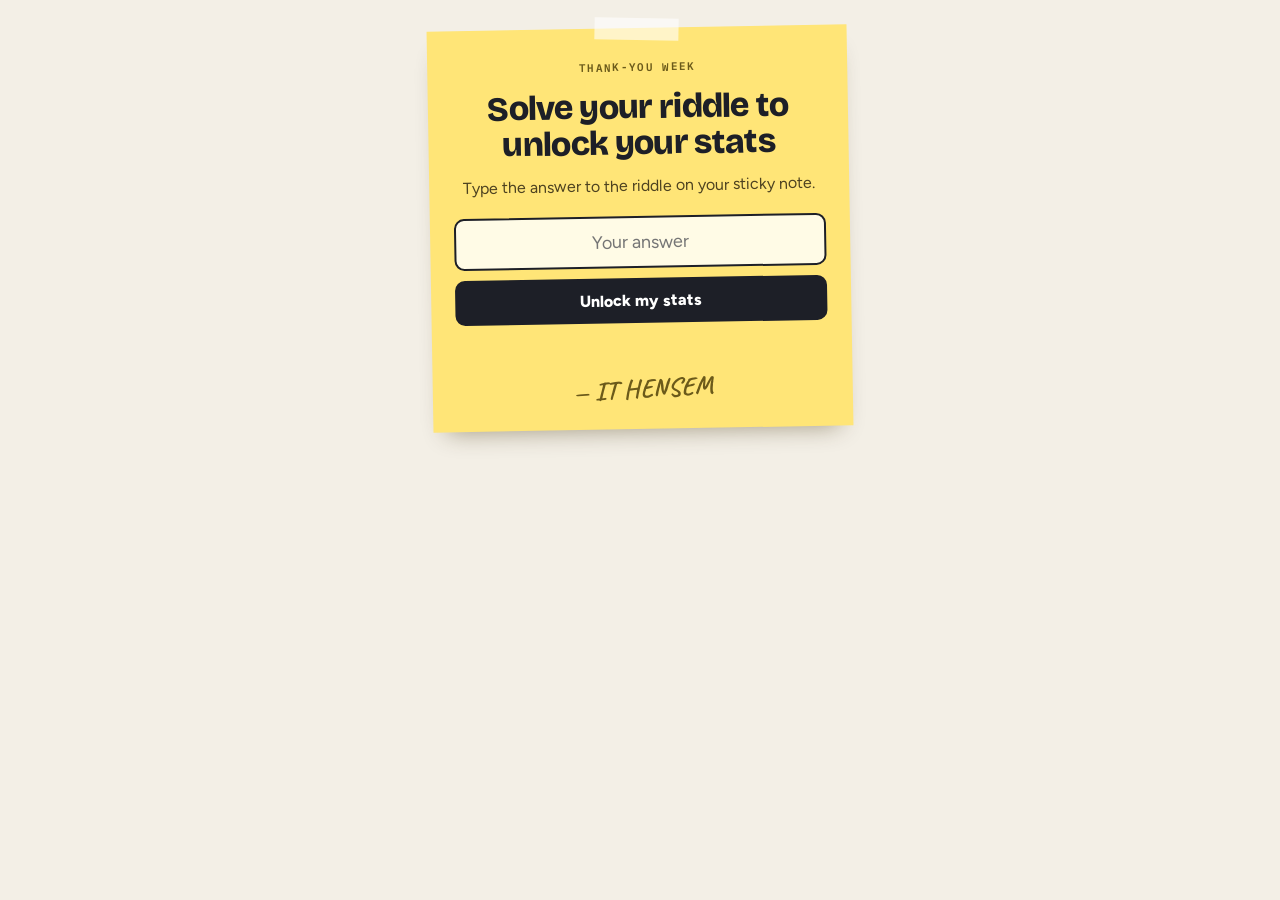
<file: index.html>
<!doctype html>
<html lang="en">
<head>
<meta charset="utf-8">
<meta name="viewport" content="width=device-width, initial-scale=1, viewport-fit=cover">
<meta name="robots" content="noindex">
<title>Thank-You Week</title>
<link rel="preconnect" href="https://fonts.googleapis.com">
<link rel="stylesheet" href="https://fonts.googleapis.com/css2?family=Bricolage+Grotesque:opsz,wght@12..96,800&family=Caveat:wght@700&family=IBM+Plex+Mono:wght@600&family=Figtree:wght@400;600;800&display=swap">
<link rel="stylesheet" href="/profile.css">
<style>
:root{--bg:#f3efe6;--ink:#1d1f27;--muted:#646877;--note:#ffe577;--accent:#e2553d;color-scheme:light}
*{box-sizing:border-box}
[hidden]{display:none!important}
html,body{min-height:100%}
body{margin:0;background:var(--bg);color:var(--ink);font:16px/1.5 "Figtree",system-ui,sans-serif;
  padding:max(28px,env(safe-area-inset-top)) max(16px,env(safe-area-inset-right)) max(40px,env(safe-area-inset-bottom)) max(16px,env(safe-area-inset-left));
  display:grid;place-items:center}
main{width:100%;max-width:420px;display:grid;gap:22px;justify-items:center;text-align:center}
.note{width:100%;background:var(--note);padding:28px 24px 24px;box-shadow:0 14px 24px -14px rgba(60,45,0,.45);transform:rotate(-1deg);position:relative;display:grid;gap:14px}
.note::before{content:"";position:absolute;top:-10px;left:50%;width:84px;height:22px;transform:translateX(-50%) rotate(2deg);background:rgba(255,255,255,.6)}
.eyebrow{font:600 11px "IBM Plex Mono",monospace;letter-spacing:.12em;text-transform:uppercase;color:#6b5a1a}
h1{margin:0;font:800 34px/1.05 "Bricolage Grotesque",system-ui,sans-serif;letter-spacing:-.02em}
.note p{margin:0;color:#4d4220}
form{display:grid;gap:10px;margin-top:4px}
input{font:18px "Figtree",sans-serif;padding:13px 14px;border-radius:10px;border:2px solid #1d1f27;background:#fffbe6;text-align:center;color:var(--ink)}
button{font:800 16px "Figtree",sans-serif;padding:13px;border-radius:10px;border:0;background:var(--ink);color:#fff;cursor:pointer}
button:disabled{opacity:.6;cursor:wait}
input:focus-visible,button:focus-visible,a:focus-visible{outline:3px solid var(--accent);outline-offset:2px}
.msg{min-height:1.5em;font-size:14px;font-weight:600;color:#a8321f}
.sign{font:700 26px "Caveat",cursive;color:#6b5a1a;transform:rotate(-2deg)}
.again{font-size:14px;color:var(--muted);background:none;border:0;text-decoration:underline;cursor:pointer;padding:6px;font-weight:600}
.shake{animation:shake .35s}
@keyframes shake{25%{transform:translateX(-6px) rotate(-1deg)}75%{transform:translateX(6px) rotate(-1deg)}}
@media (prefers-reduced-motion:reduce){.shake{animation:none}}
</style>
</head>
<body>
<main>
  <section class="note" id="lock">
    <div class="eyebrow">Thank-You Week</div>
    <h1>Solve your riddle to unlock your stats</h1>
    <p>Type the answer to the riddle on your sticky note.</p>
    <form id="f" autocomplete="off">
      <input id="answer" type="text" placeholder="Your answer" aria-label="Riddle answer" autocapitalize="off" spellcheck="false" required>
      <button id="go" type="submit">Unlock my stats</button>
    </form>
    <div class="msg" id="msg" role="status"></div>
    <div class="sign">— IT HENSEM</div>
  </section>
  <div id="out" hidden></div>
  <button class="again" id="again" type="button" hidden>Lock it again</button>
</main>
<script type="module">
import { unlock, profileHTML } from "/lib.js";
const $ = (id) => document.getElementById(id);
let data = null;
const load = fetch("/data.json", { cache: "no-store" }).then((r) => r.json()).then((d) => (data = d))
  .catch(() => { $("msg").textContent = "Couldn't load the page data. Check your connection and refresh."; });

$("f").addEventListener("submit", async (e) => {
  e.preventDefault();
  $("go").disabled = true; $("go").textContent = "Checking…"; $("msg").textContent = "";
  try {
    await load;
    const p = data && (await unlock(data, $("answer").value));
    if (!p) {
      $("msg").textContent = "Not quite. Check the hint on your note and try again.";
      $("lock").classList.remove("shake"); void $("lock").offsetWidth; $("lock").classList.add("shake");
      return;
    }
    $("out").innerHTML = profileHTML(p);
    $("out").firstElementChild.classList.add("reveal");
    document.title = p.name + " · Thank-You Week";
    $("lock").hidden = true; $("out").hidden = false; $("again").hidden = false;
    window.scrollTo({ top: 0 });
  } catch {
    $("msg").textContent = "Something went wrong. Please try again.";
  } finally {
    $("go").disabled = false; $("go").textContent = "Unlock my stats";
  }
});
$("again").onclick = () => {
  $("out").innerHTML = ""; $("out").hidden = true; $("again").hidden = true;
  $("lock").hidden = false; $("answer").value = ""; $("answer").focus(); document.title = "Thank-You Week";
};
</script>
</body>
</html>
</file>
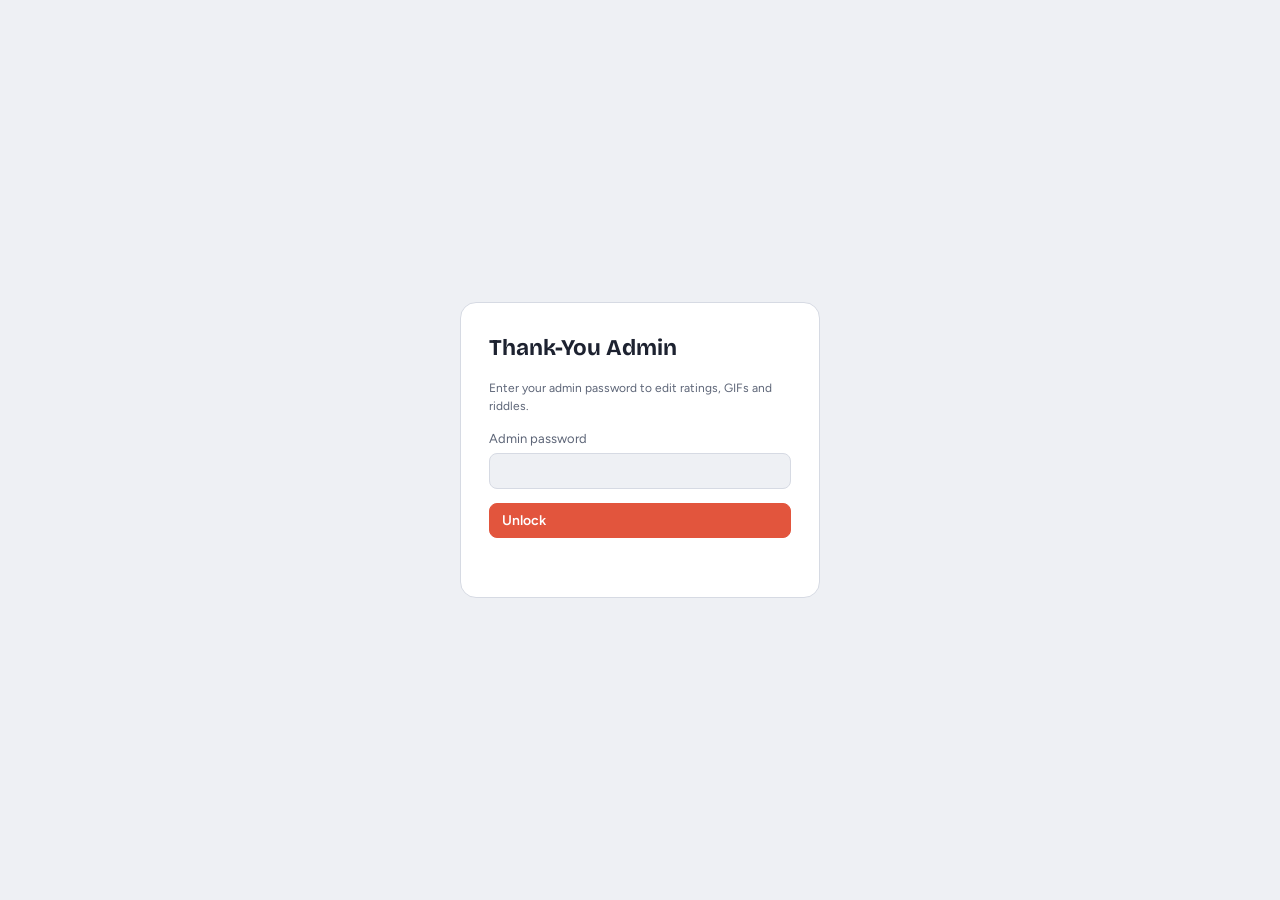
<file: admin.html>
<!doctype html>
<html lang="en">
<head>
<meta charset="utf-8">
<meta name="viewport" content="width=device-width, initial-scale=1, viewport-fit=cover">
<meta name="robots" content="noindex">
<title>Thank-You Admin</title>
<link rel="preconnect" href="https://fonts.googleapis.com">
<link rel="stylesheet" href="https://fonts.googleapis.com/css2?family=Bricolage+Grotesque:opsz,wght@12..96,800&family=Caveat:wght@500;700&family=IBM+Plex+Mono:wght@500;600&family=Figtree:wght@400;600;800&display=swap">
<link rel="stylesheet" href="/profile.css">
<script src="/qrcode.min.js"></script>
<style>
:root{--bg:#eef0f4;--surface:#fff;--fg:#1d2230;--muted:#5d6577;--line:#d6dae3;--accent:#e2553d;--accent-ink:#fff;--ok:#1d8a5b;--warn:#b5462f;
  --note:#ffe577;--note-ink:#2b2414;color-scheme:light}
@media (prefers-color-scheme:dark){:root{--bg:#14161d;--surface:#1d2029;--fg:#e8eaf0;--muted:#9aa1b2;--line:#2e3240;--accent:#ff7a5f;--accent-ink:#1a0d08;--ok:#4fc58f;--warn:#ff8a73;color-scheme:dark}}
*{box-sizing:border-box}
[hidden]{display:none!important}
body{margin:0;background:var(--bg);color:var(--fg);font:15px/1.5 "Figtree",system-ui,sans-serif}
h1,h2,h3{font-family:"Bricolage Grotesque",system-ui,sans-serif;margin:0;text-wrap:balance}
button,.btn{font:600 14px "Figtree",sans-serif;border:1px solid var(--line);background:var(--surface);color:var(--fg);padding:8px 12px;border-radius:8px;cursor:pointer;display:inline-flex;align-items:center;gap:6px}
.primary{background:var(--accent);color:var(--accent-ink);border-color:var(--accent)}
.danger{color:var(--warn)}
button:focus-visible,.btn:focus-visible,input:focus-visible,textarea:focus-visible,select:focus-visible{outline:2px solid var(--accent);outline-offset:2px}
label.f{display:grid;gap:4px;font-size:13px;color:var(--muted)}
label.f input,label.f textarea,label.f select{font:15px "Figtree",sans-serif;color:var(--fg);background:var(--bg);border:1px solid var(--line);border-radius:8px;padding:8px 10px;width:100%}
label.f textarea{resize:vertical;min-height:58px}
.two{display:grid;grid-template-columns:1fr 1fr;gap:12px}
@media (max-width:560px){.two{grid-template-columns:1fr}}
.small{font-size:12px;color:var(--muted);margin:0}

/* login */
#login{min-height:100vh;display:grid;place-items:center;padding:24px 16px}
#login form{background:var(--surface);border:1px solid var(--line);border-radius:16px;padding:28px;width:100%;max-width:360px;display:grid;gap:14px}
#login .err{color:var(--warn);font-size:13px;min-height:1.3em}

/* app */
header.bar{position:sticky;top:0;z-index:5;background:var(--surface);border-bottom:1px solid var(--line);padding:10px max(16px,env(safe-area-inset-right)) 10px max(16px,env(safe-area-inset-left));
  display:flex;flex-wrap:wrap;gap:10px;align-items:center}
header.bar h1{font-size:20px;margin-right:auto}
.status{font-size:13px;font-weight:600;color:var(--muted)}
.status.dirty{color:var(--warn)}
.status.saved{color:var(--ok)}
.layout{display:grid;grid-template-columns:240px minmax(0,1fr);gap:0;min-height:calc(100vh - 58px)}
@media (max-width:900px){.layout{grid-template-columns:1fr}}
nav.list{border-right:1px solid var(--line);padding:14px;display:grid;gap:12px;align-content:start;background:var(--surface);max-height:calc(100vh - 58px);overflow:auto;position:sticky;top:58px}
@media (max-width:900px){nav.list{position:static;max-height:260px;border-right:0;border-bottom:1px solid var(--line)}}
nav.list input{font:14px "Figtree",sans-serif;padding:8px 10px;border-radius:8px;border:1px solid var(--line);background:var(--bg);color:var(--fg);width:100%}
.group h3{font:600 11px "IBM Plex Mono",monospace;letter-spacing:.1em;text-transform:uppercase;color:var(--muted);margin:6px 0 4px;display:flex;align-items:center;gap:6px}
.group h3 i{width:9px;height:9px;border-radius:50%;display:inline-block}
.person{display:flex;justify-content:space-between;width:100%;border:0;background:none;padding:6px 8px;border-radius:6px;text-align:left;font-weight:600}
.person:hover{background:var(--bg)}
.person[aria-current="true"]{background:var(--fg);color:var(--bg)}
.person small{font:600 12px "IBM Plex Mono",monospace;opacity:.7}
.person .gif{font-size:10px;opacity:.6;margin-left:4px}
main.work{padding:20px max(16px,env(safe-area-inset-right)) 60px max(16px,env(safe-area-inset-left));display:grid;grid-template-columns:minmax(0,1fr) 380px;gap:24px;align-items:start}
@media (max-width:1180px){main.work{grid-template-columns:1fr}}
.card{background:var(--surface);border:1px solid var(--line);border-radius:14px;padding:18px;display:grid;gap:12px;min-width:0}
.edit{display:grid;gap:16px;min-width:0}
.row{display:grid;grid-template-columns:100px 1fr 34px;align-items:center;gap:10px;font-size:14px}
.row output{font:600 14px "IBM Plex Mono",monospace;text-align:right}
input[type=range]{width:100%;accent-color:var(--accent)}
.btns{display:flex;flex-wrap:wrap;gap:8px}
.preview{display:grid;gap:18px;justify-items:center;position:sticky;top:76px}
@media (max-width:1180px){.preview{position:static}}
.problems{color:var(--warn);font-size:13px;margin:0;padding-left:18px}

/* sticky note (3in square) */
.note{width:76mm;height:76mm;background:var(--note);color:var(--note-ink);padding:5mm 5mm 4mm;display:grid;grid-template-rows:auto 1fr auto;gap:2mm;font-family:"Caveat",cursive;overflow:hidden}
.preview .note{box-shadow:0 10px 18px -8px rgba(60,45,0,.35);transform:rotate(-1.2deg);max-width:100%}
.note .dear{font-size:19px;line-height:1.05;font-weight:700}
.note .riddle{font-size:17px;line-height:1.1;align-self:center}
.note .bottom{display:flex;gap:3mm;align-items:end;justify-content:space-between}
.note .hint{font-size:15px;line-height:1.05}
.note .qr{background:#fff;padding:3px;line-height:0}
.note .qr img,.note .qr canvas{width:20mm!important;height:20mm!important}
.note .scan{font:600 7px/1 "IBM Plex Mono",monospace;letter-spacing:.06em;text-transform:uppercase;text-align:center;margin-top:2px}

dialog{border:1px solid var(--line);border-radius:14px;background:var(--surface);color:var(--fg);padding:22px;max-width:520px;width:calc(100% - 32px)}
dialog::backdrop{background:rgba(0,0,0,.45)}
dialog form{display:grid;gap:12px}
dialog ol{margin:0;padding-left:20px;display:grid;gap:4px}

/* print: sticky notes, 6 per A4 page, dashed cut lines */
#printArea{display:none}
@media print{
  @page{size:A4;margin:12mm}
  body{background:#fff}
  #app,#login,dialog{display:none!important}
  #printArea{display:block}
  .sheet{display:grid;grid-template-columns:76mm 76mm;grid-auto-rows:76mm;justify-content:center;break-after:page}
  .sheet .note{border:1px dashed #999;margin:-.5px;-webkit-print-color-adjust:exact;print-color-adjust:exact}
}
</style>
</head>
<body>

<section id="login">
  <form id="loginForm">
    <h1>Thank-You Admin</h1>
    <p class="small">Enter your admin password to edit ratings, GIFs and riddles.</p>
    <label class="f">Admin password<input id="pw" type="password" autocomplete="current-password" required></label>
    <button class="primary" type="submit" id="loginBtn">Unlock</button>
    <div class="err" id="loginErr" role="status"></div>
  </form>
</section>

<div id="app" hidden>
  <header class="bar">
    <h1>Thank-You Admin</h1>
    <span class="status" id="status"></span>
    <button type="button" id="bPrint">Print sticky notes</button>
    <button type="button" id="bSettings">Settings</button>
    <button type="button" class="primary" id="bPublish">Publish changes</button>
  </header>
  <div class="layout">
    <nav class="list" aria-label="People">
      <input id="search" type="search" placeholder="Search names" aria-label="Search names">
      <div id="groups"></div>
      <button type="button" id="bAdd">+ Add a person</button>
    </nav>
    <main class="work">
      <div class="edit">
        <div class="card">
          <h2 id="eTitle"></h2>
          <div class="two">
            <label class="f">Name<input id="iName" type="text"></label>
            <label class="f">Team<select id="iTeam"></select></label>
          </div>
          <div class="two">
            <label class="f">Position / nickname<input id="iRole" type="text"></label>
            <label class="f">Signature move<input id="iMove" type="text"></label>
          </div>
        </div>
        <div class="card">
          <h3>GIF or meme</h3>
          <label class="f">Paste a link (Giphy, Tenor, Imgur, or any image link starting with https://)<input id="iMedia" type="url" placeholder="https://media.giphy.com/media/…/giphy.gif"></label>
          <div class="btns">
            <button type="button" class="primary" id="bUse">Use link</button>
            <label class="btn" for="iFile">Upload from computer</label>
            <input id="iFile" type="file" accept="image/*" hidden>
            <button type="button" id="bClear">Remove</button>
          </div>
          <p class="small">Tip: on Giphy, open the GIF, then right-click it and choose "Copy image address". Uploads must be under 1.5 MB, so links are better for big GIFs.</p>
        </div>
        <div class="card">
          <h3>Ratings</h3>
          <div id="sliders" style="display:grid;gap:10px"></div>
        </div>
        <div class="card">
          <label class="f">Scouting report (why you're thankful)<textarea id="iWhy" rows="3"></textarea></label>
        </div>
        <div class="card">
          <h3>Riddle (printed on their sticky note)</h3>
          <label class="f">Riddle<textarea id="iRiddle" rows="2"></textarea></label>
          <div class="two">
            <label class="f">Hint<input id="iHint" type="text"></label>
            <label class="f">Answer = their password<input id="iAns" type="text"></label>
          </div>
          <label class="f">Other accepted answers (comma separated, optional)<input id="iAliases" type="text" placeholder="e.g. wi-fi, internet"></label>
          <ul class="problems" id="problems"></ul>
        </div>
        <div class="btns"><button type="button" class="danger" id="bDelete">Remove this person</button></div>
      </div>
      <aside class="preview" aria-label="Preview">
        <div id="pvProfile"></div>
        <article class="note" id="pvNote"></article>
      </aside>
    </main>
  </div>
</div>

<dialog id="dPublish">
  <form method="dialog">
    <h2>Publish changes</h2>
    <div id="pubDirect" hidden>
      <p class="small">This saves straight to your GitHub repo. Vercel updates the live site in about a minute.</p>
    </div>
    <div id="pubManual">
      <p class="small">Your changes go live when the new data file is in your GitHub repo:</p>
      <ol>
        <li>Click <b>Download data.json</b> below.</li>
        <li>Open your repo on GitHub, click <b>Add file → Upload files</b>.</li>
        <li>Drop in <b>data.json</b> and click <b>Commit changes</b>.</li>
        <li>Vercel updates the live site in about a minute.</li>
      </ol>
      <p class="small">Want one-click publishing instead? Add a GitHub token in Settings.</p>
    </div>
    <ul class="problems" id="pubProblems"></ul>
    <div class="status" id="pubStatus" role="status"></div>
    <div class="btns">
      <button type="button" class="primary" id="bDoPublish">Download data.json</button>
      <button value="close">Close</button>
    </div>
  </form>
</dialog>

<dialog id="dSettings">
  <form method="dialog" id="settingsForm">
    <h2>Settings</h2>
    <label class="f">New admin password (leave empty to keep the current one)<input id="sPw" type="text" autocomplete="new-password"></label>
    <h3>One-click publishing (optional)</h3>
    <p class="small">Saved only in this browser. Use a GitHub fine-grained token with "Contents: read and write" on just this repo.</p>
    <label class="f">GitHub repo (owner/name)<input id="sRepo" type="text" placeholder="Lemonade-tycoon/thankyou-week"></label>
    <label class="f">GitHub token<input id="sToken" type="password" autocomplete="off"></label>
    <div class="btns"><button class="primary" value="save">Save settings</button><button value="cancel">Cancel</button></div>
  </form>
</dialog>

<dialog id="dConfirm">
  <form method="dialog">
    <h2 id="cTitle"></h2>
    <p class="small" id="cText"></p>
    <div class="btns"><button class="primary danger" value="yes" id="cYes">Remove</button><button value="no">Cancel</button></div>
  </form>
</dialog>

<div id="printArea"></div>

<script type="module">
import { STATS, TEAMS, ovr, buildData, adminOpen, validate, profileHTML, norm } from "/lib.js";
const $ = (id) => document.getElementById(id);
const store = { get(k){ try { return localStorage.getItem(k); } catch { return null; } }, set(k,v){ try { localStorage.setItem(k,v); } catch {} }, del(k){ try { localStorage.removeItem(k); } catch {} } };
const esc = (s) => String(s ?? "").replace(/[&<>"']/g, (c) => ({ "&":"&amp;","<":"&lt;",">":"&gt;",'"':"&quot;","'":"&#39;" }[c]));
const PORTAL = location.origin + "/";
let data, people = [], cur = 0, adminPw = "", dirty = false;

// ---------- login ----------
$("loginForm").addEventListener("submit", async (e) => {
  e.preventDefault();
  $("loginBtn").disabled = true; $("loginErr").textContent = "Unlocking…";
  try {
    data = await (await fetch("/data.json", { cache: "no-store" })).json();
    const opened = await adminOpen(data, $("pw").value);
    adminPw = $("pw").value;
    const draft = store.get("thx-draft");
    people = opened.people;
    if (draft) { try { const d = JSON.parse(draft); if (Array.isArray(d.people)) { people = d.people; dirty = true; } } catch {} }
    $("login").hidden = true; $("app").hidden = false;
    renderAll(); setStatus();
  } catch {
    $("loginErr").textContent = "That password didn't work. Try again.";
  } finally { $("loginBtn").disabled = false; }
});

// ---------- state ----------
function touch() { dirty = true; store.set("thx-draft", JSON.stringify({ people })); setStatus(); }
function setStatus(msg) {
  const s = $("status");
  s.className = "status " + (msg ? "saved" : dirty ? "dirty" : "");
  s.textContent = msg || (dirty ? "Unpublished changes (saved in this browser)" : "Everything is published");
}
window.addEventListener("beforeunload", (e) => { if (dirty) { e.preventDefault(); e.returnValue = ""; } });

// ---------- list ----------
function renderList() {
  const q = norm($("search").value);
  $("groups").innerHTML = Object.keys(TEAMS).concat([...new Set(people.map(p=>p.team))].filter(t=>!TEAMS[t])).map((team) => {
    const rows = people.map((p, i) => ({ p, i })).filter(({ p }) => p.team === team && (!q || norm(p.name).includes(q)));
    if (!rows.length) return "";
    return `<div class="group"><h3><i style="background:${TEAMS[team]||"#888"}"></i>${esc(team)}</h3>${rows.map(({ p, i }) =>
      `<button type="button" class="person" data-i="${i}" aria-current="${i===cur}"><span>${esc(p.name)}${p.media?'<span class="gif">GIF</span>':""}</span><small>${ovr(p.s)}</small></button>`).join("")}</div>`;
  }).join("");
  $("groups").querySelectorAll(".person").forEach((b) => b.onclick = () => { cur = +b.dataset.i; renderAll(); window.scrollTo({ top: 0 }); });
}
$("search").oninput = renderList;

// ---------- editor ----------
function renderEditor() {
  const p = people[cur]; if (!p) return;
  $("eTitle").textContent = "Editing " + p.name;
  $("iTeam").innerHTML = Object.keys(TEAMS).map((t) => `<option${t===p.team?" selected":""}>${esc(t)}</option>`).join("");
  const bind = (id, key, after) => { $(id).value = p[key] ?? ""; $(id).oninput = (e) => { p[key] = e.target.value; touch(); after && after(); }; };
  bind("iName", "name", () => { $("eTitle").textContent = "Editing " + p.name; renderList(); renderPreview(); });
  $("iTeam").onchange = (e) => { p.team = e.target.value; touch(); renderList(); renderPreview(); };
  bind("iRole", "role", renderPreview); bind("iMove", "move", renderPreview); bind("iWhy", "why", renderPreview);
  bind("iRiddle", "riddle", renderNote); bind("iHint", "hint", renderNote); bind("iAns", "answer", renderProblems);
  $("iAliases").value = (p.aliases || []).join(", ");
  $("iAliases").oninput = (e) => { p.aliases = e.target.value.split(",").map((s) => s.trim()).filter(Boolean); touch(); renderProblems(); };
  $("iMedia").value = p.media && !p.media.startsWith("data:") ? p.media : "";
  $("sliders").innerHTML = p.s.map((v, i) => `<div class="row"><label for="s${i}">${STATS[i]}</label><input type="range" id="s${i}" min="1" max="99" value="${v}"><output id="o${i}">${v}</output></div>`).join("");
  p.s.forEach((_, i) => $("s" + i).oninput = (e) => { p.s[i] = +e.target.value; $("o" + i).textContent = p.s[i]; touch(); renderPreview(); renderList(); });
  renderProblems();
}
function renderProblems() {
  const all = validate(people);
  $("problems").innerHTML = all.map((t) => `<li>${esc(t)}</li>`).join("");
}
$("bUse").onclick = () => {
  const v = $("iMedia").value.trim();
  if (!/^https:\/\//i.test(v)) { $("iMedia").setCustomValidity("Paste a link that starts with https://"); $("iMedia").reportValidity(); return; }
  $("iMedia").setCustomValidity(""); people[cur].media = v; touch(); renderPreview(); renderList();
};
$("iMedia").oninput = () => $("iMedia").setCustomValidity("");
$("bClear").onclick = () => { people[cur].media = ""; $("iMedia").value = ""; touch(); renderPreview(); renderList(); };
$("iFile").onchange = (e) => {
  const f = e.target.files[0]; e.target.value = ""; if (!f) return;
  if (f.size > 1.5 * 1024 * 1024) { setStatus(); $("status").className = "status dirty"; $("status").textContent = "That file is over 1.5 MB. Paste a Giphy or Tenor link instead."; return; }
  const r = new FileReader(); r.onload = () => { people[cur].media = r.result; touch(); renderPreview(); renderList(); }; r.readAsDataURL(f);
};
$("bAdd").onclick = () => {
  people.push({ name: "New person", team: "IT", role: "Thank-You MVP", move: "", why: "", media: "", s: [85,85,85,85,85,85], riddle: "", hint: "", answer: "", aliases: [] });
  cur = people.length - 1; touch(); renderAll(); $("iName").select();
};
$("bDelete").onclick = () => {
  $("cTitle").textContent = `Remove ${people[cur].name}?`;
  $("cText").textContent = "Their profile and riddle will be deleted when you publish.";
  $("dConfirm").returnValue = ""; $("dConfirm").showModal();
};
$("dConfirm").addEventListener("close", () => {
  if ($("dConfirm").returnValue !== "yes") return;
  people.splice(cur, 1); cur = Math.max(0, cur - 1); touch(); renderAll();
});

// ---------- preview ----------
function noteHTML(p) {
  return `<div class="dear">Dear ${esc(p.name)},<br>please answer this riddle:</div>
    <div class="riddle">“${esc(p.riddle)}”</div>
    <div class="bottom"><div class="hint"><b>Hint:</b> ${esc(p.hint)}</div><div><div class="qr"></div><div class="scan">scan for your stats</div></div></div>`;
}
function drawQR(el) { if (window.QRCode) new QRCode(el, { text: PORTAL, width: 160, height: 160, correctLevel: QRCode.CorrectLevel.M }); }
function renderPreview() { const p = people[cur]; if (p) $("pvProfile").innerHTML = profileHTML(p); }
function renderNote() { const p = people[cur]; if (!p) return; $("pvNote").innerHTML = noteHTML(p); drawQR($("pvNote").querySelector(".qr")); }
function renderAll() { renderList(); renderEditor(); renderPreview(); renderNote(); }

// ---------- print ----------
$("bPrint").onclick = () => {
  const area = $("printArea"); area.innerHTML = "";
  for (let i = 0; i < people.length; i += 6) {
    const sheet = document.createElement("div"); sheet.className = "sheet";
    sheet.innerHTML = people.slice(i, i + 6).map((p) => `<article class="note">${noteHTML(p)}</article>`).join("");
    area.appendChild(sheet);
  }
  area.querySelectorAll(".qr").forEach(drawQR);
  setTimeout(() => window.print(), 300);
};

// ---------- settings ----------
$("bSettings").onclick = () => { $("sRepo").value = store.get("thx-repo") || ""; $("sToken").value = store.get("thx-token") || ""; $("sPw").value = ""; $("dSettings").showModal(); };
$("dSettings").addEventListener("close", () => {
  if ($("dSettings").returnValue !== "save") return;
  store.set("thx-repo", $("sRepo").value.trim()); store.set("thx-token", $("sToken").value.trim());
  if ($("sPw").value.trim()) { adminPw = $("sPw").value.trim(); touch(); setStatus(); $("status").textContent = "New admin password set. Publish to make it take effect."; $("status").className = "status dirty"; }
});

// ---------- publish ----------
const direct = () => store.get("thx-repo") && store.get("thx-token");
$("bPublish").onclick = () => {
  const probs = validate(people);
  $("pubProblems").innerHTML = probs.map((t) => `<li>${esc(t)}</li>`).join("");
  $("bDoPublish").disabled = probs.length > 0;
  $("pubDirect").hidden = !direct(); $("pubManual").hidden = !!direct();
  $("bDoPublish").textContent = direct() ? "Publish now" : "Download data.json";
  $("pubStatus").textContent = probs.length ? "Fix the problems above first." : "";
  $("dPublish").showModal();
};
$("bDoPublish").onclick = async () => {
  $("bDoPublish").disabled = true; $("pubStatus").className = "status"; $("pubStatus").textContent = "Locking every profile…";
  try {
    const json = JSON.stringify(await buildData(people, adminPw));
    if (direct()) {
      const repo = store.get("thx-repo"), token = store.get("thx-token");
      const api = `https://api.github.com/repos/${repo}/contents/data.json`;
      const h = { Authorization: `Bearer ${token}`, Accept: "application/vnd.github+json" };
      $("pubStatus").textContent = "Saving to GitHub…";
      const cur = await fetch(api, { headers: h });
      const sha = cur.ok ? (await cur.json()).sha : undefined;
      const bytes = new TextEncoder().encode(json); let bin = ""; for (let i = 0; i < bytes.length; i += 0x8000) bin += String.fromCharCode(...bytes.subarray(i, i + 0x8000));
      const r = await fetch(api, { method: "PUT", headers: h, body: JSON.stringify({ message: "Update thank-you data", content: btoa(bin), sha }) });
      if (!r.ok) throw new Error(`GitHub said ${r.status}. Check the repo name and token in Settings.`);
      $("pubStatus").textContent = "Published! The live site updates in about a minute.";
    } else {
      const a = document.createElement("a");
      a.href = URL.createObjectURL(new Blob([json], { type: "application/json" })); a.download = "data.json"; a.click();
      $("pubStatus").textContent = "Downloaded. Now upload it to your GitHub repo (steps above).";
    }
    $("pubStatus").className = "status saved";
    dirty = false; store.del("thx-draft"); setStatus("Published");
  } catch (err) {
    $("pubStatus").className = "status dirty"; $("pubStatus").textContent = err.message || "Publishing failed. Try again.";
  } finally { $("bDoPublish").disabled = false; }
};
</script>
</body>
</html>
</file>
<file: profile.css>
/* Player profile card, shared by the portal and the admin preview */
.pf{--team:#2f6fed;--pf-bg:#fbfaf6;--pf-ink:#17181d;--pf-soft:#6a6d78;--pf-line:#e6e3da;
  width:360px;max-width:100%;background:var(--pf-bg);color:var(--pf-ink);border-radius:26px;overflow:hidden;
  box-shadow:0 30px 50px -28px rgba(0,0,0,.5);border:1px solid var(--pf-line);font-family:"Figtree",system-ui,sans-serif;text-align:left}
.pf .media{position:relative;aspect-ratio:4/3;background:
  repeating-linear-gradient(135deg,color-mix(in srgb,var(--team) 22%,#fff) 0 14px,color-mix(in srgb,var(--team) 11%,#fff) 14px 28px)}
.pf .media img{width:100%;height:100%;object-fit:cover;display:block}
.pf .mono{position:absolute;inset:0;display:grid;place-items:center;font:800 88px/1 "Bricolage Grotesque",system-ui,sans-serif;color:color-mix(in srgb,var(--team) 75%,#000);opacity:.85}
.pf .teamchip{position:absolute;top:12px;left:12px;background:var(--team);color:#fff;font:800 11px/1 "Figtree",sans-serif;letter-spacing:.12em;text-transform:uppercase;padding:7px 10px;border-radius:99px}
.pf .ovr{position:absolute;right:14px;bottom:-32px;width:82px;height:82px;border-radius:50%;background:var(--team);color:#fff;
  display:grid;place-items:center;align-content:center;border:4px solid var(--pf-bg);text-align:center}
.pf .ovr b{font:800 34px/1 "Bricolage Grotesque",sans-serif}
.pf .ovr span{font:600 8px/1 "IBM Plex Mono",monospace;letter-spacing:.14em;margin-top:2px}
.pf .pf-body{padding:14px 20px 22px;display:grid;gap:14px}
.pf .pname{font:800 36px/1 "Bricolage Grotesque",sans-serif;letter-spacing:-.02em;padding-right:88px;overflow-wrap:anywhere}
.pf .prole{font:600 12px "IBM Plex Mono",monospace;letter-spacing:.1em;text-transform:uppercase;color:var(--team);margin-top:5px}
.pf .facts{display:grid;grid-template-columns:auto 1fr;gap:4px 14px;font-size:13px;padding:10px 12px;border-radius:12px;margin:0;background:color-mix(in srgb,var(--team) 8%,var(--pf-bg))}
.pf .facts dt{font:600 10px/1.9 "IBM Plex Mono",monospace;letter-spacing:.1em;text-transform:uppercase;color:var(--pf-soft)}
.pf .facts dd{margin:0;font-weight:600}
.pf .stats{display:grid;gap:9px;font-variant-numeric:tabular-nums}
.pf .stat{display:grid;grid-template-columns:92px 1fr 30px;align-items:center;gap:10px;font-size:13px;font-weight:600}
.pf .stat b{font:800 17px "Bricolage Grotesque",sans-serif;text-align:right}
.pf .segs{display:grid;grid-template-columns:repeat(10,1fr);gap:3px}
.pf .segs i{height:9px;border-radius:2px;background:var(--pf-line)}
.pf .segs i.on{background:var(--team)}
.pf.reveal .segs i.on{animation:fillseg .35s both;animation-delay:var(--d)}
@keyframes fillseg{from{background:var(--pf-line);transform:scaleY(.4)}to{background:var(--team);transform:none}}
.pf .report{border-top:1px dashed var(--pf-line);padding-top:12px}
.pf .report .k{font:600 10px "IBM Plex Mono",monospace;letter-spacing:.12em;text-transform:uppercase;color:var(--pf-soft)}
.pf .report p{margin:4px 0 0;font-size:14px;line-height:1.5}
.pf .sign{font:700 28px/1 "Caveat",cursive;color:var(--team);text-align:right;transform:rotate(-3deg)}
@media (prefers-reduced-motion:reduce){.pf.reveal .segs i.on{animation:none}}
</file>
